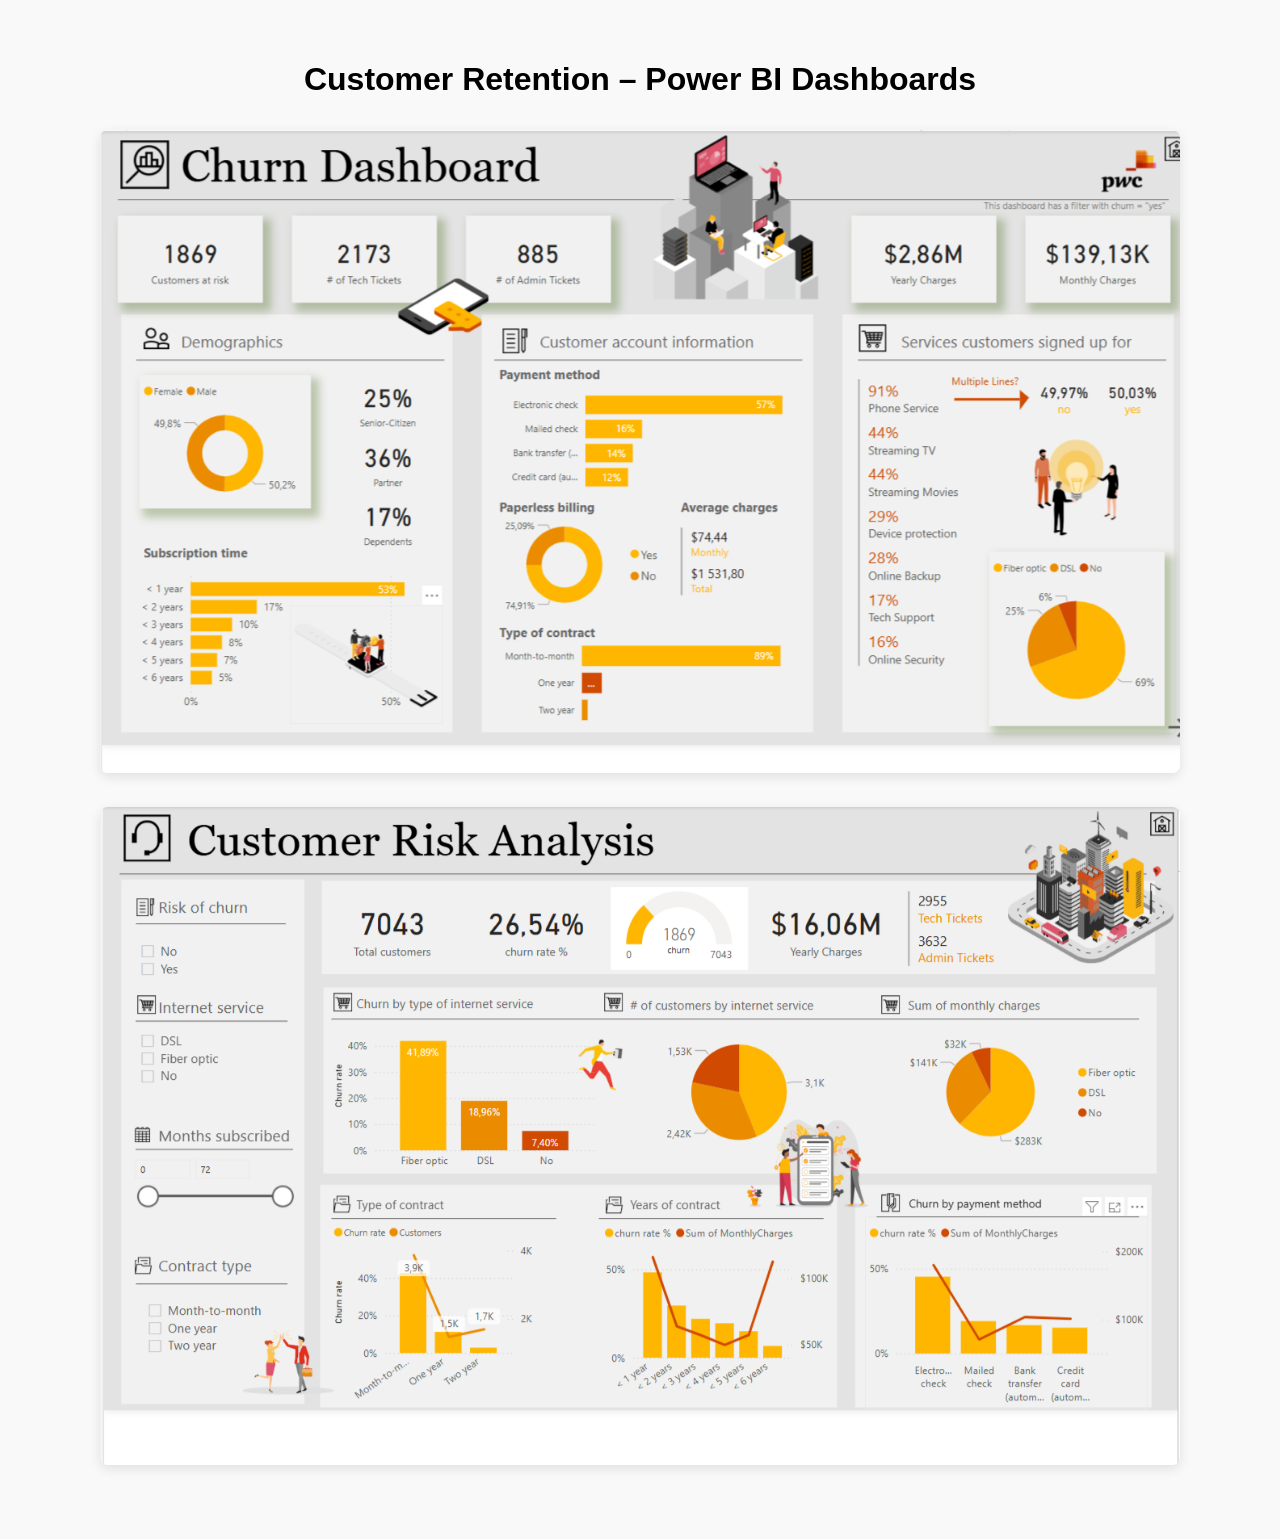
<file: customer-retention.html>
<!DOCTYPE html>
<html lang="en">
<head>
  <meta charset="UTF-8" />
  <title>Customer Retention – Power BI Dashboards</title>
  <style>
    body {
      font-family: Arial, sans-serif;
      padding: 2rem;
      text-align: center;
      background: #f9f9f9;
    }
    img {
      max-width: 90%;
      margin-bottom: 30px;
      border-radius: 8px;
      box-shadow: 0 4px 12px rgba(0,0,0,0.1);
    }
    h1 {
      margin-bottom: 2rem;
    }
  </style>
</head>
<body>

  <h1>Customer Retention – Power BI Dashboards</h1>

  
  <img src="./assets/images/Churn.png" alt="Churn Dashboard" />
  <img src="./assets/images/Customer-Risk-Analysis.png" alt="Customer Risk Analysis Dashboard" />

</body>
</html>
</file>
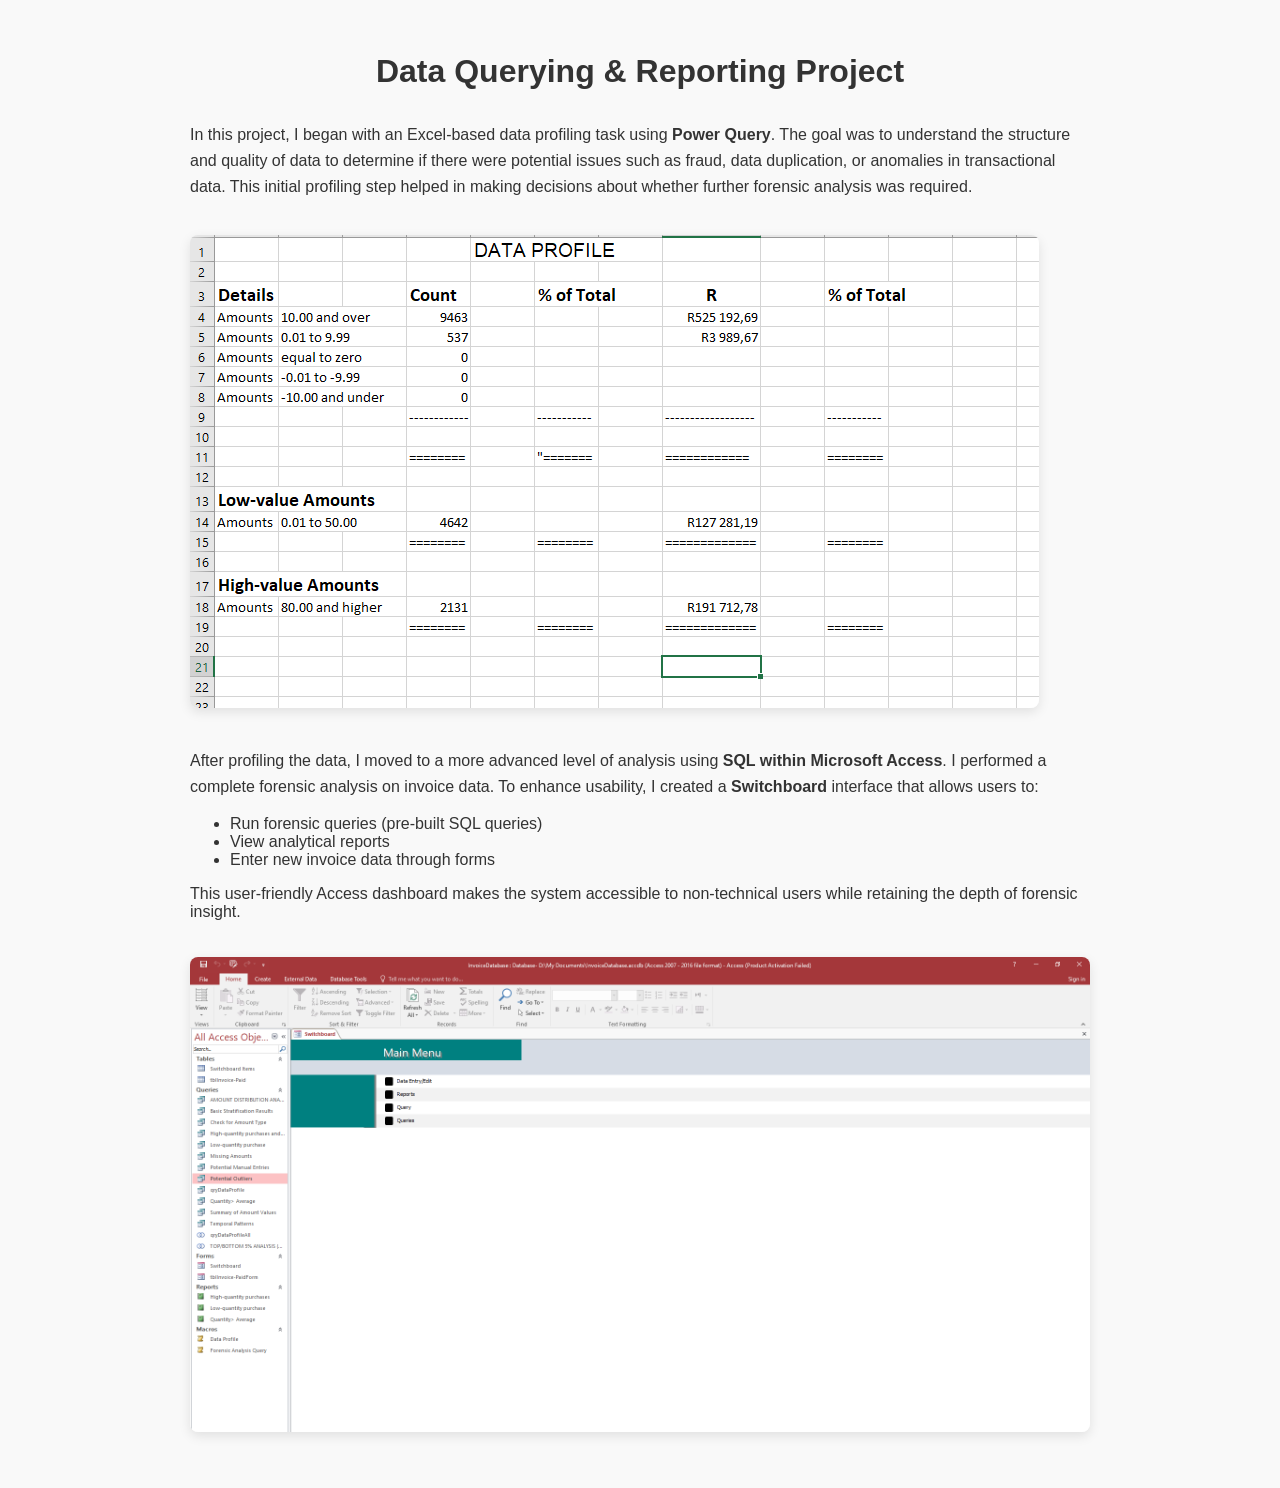
<file: data-querying-reporting.html>
<!DOCTYPE html>
<html lang="en">
<head>
  <meta charset="UTF-8" />
  <title>Data Querying & Reporting – Excel & SQL</title>
  <style>
    body {
      font-family: Arial, sans-serif;
      padding: 2rem;
      background: #f9f9f9;
      color: #333;
      max-width: 900px;
      margin: auto;
    }
    img {
      max-width: 100%;
      margin: 20px 0;
      border-radius: 8px;
      box-shadow: 0 4px 12px rgba(0,0,0,0.1);
    }
    h1 {
      text-align: center;
      margin-bottom: 2rem;
    }
    p {
      line-height: 1.6;
      font-size: 1rem;
    }
  </style>
</head>
<body>

  <h1>Data Querying & Reporting Project</h1>

  <p>
    In this project, I began with an Excel-based data profiling task using <strong>Power Query</strong>. The goal was to understand the structure and quality of data to determine if there were potential issues such as fraud, data duplication, or anomalies in transactional data. This initial profiling step helped in making decisions about whether further forensic analysis was required.
  </p>
  <img src="./assets/images/Data%20Profile.png" alt="Excel Data Profile">

  <p>
    After profiling the data, I moved to a more advanced level of analysis using <strong>SQL within Microsoft Access</strong>. I performed a complete forensic analysis on invoice data. To enhance usability, I created a <strong>Switchboard</strong> interface that allows users to:
    <ul>
      <li>Run forensic queries (pre-built SQL queries)</li>
      <li>View analytical reports</li>
      <li>Enter new invoice data through forms</li>
    </ul>
    This user-friendly Access dashboard makes the system accessible to non-technical users while retaining the depth of forensic insight.
  </p>
  <img src="./assets/images/Peform-Forensic.png" alt="Access Forensic Dashboard">

</body>
</html>
</file>
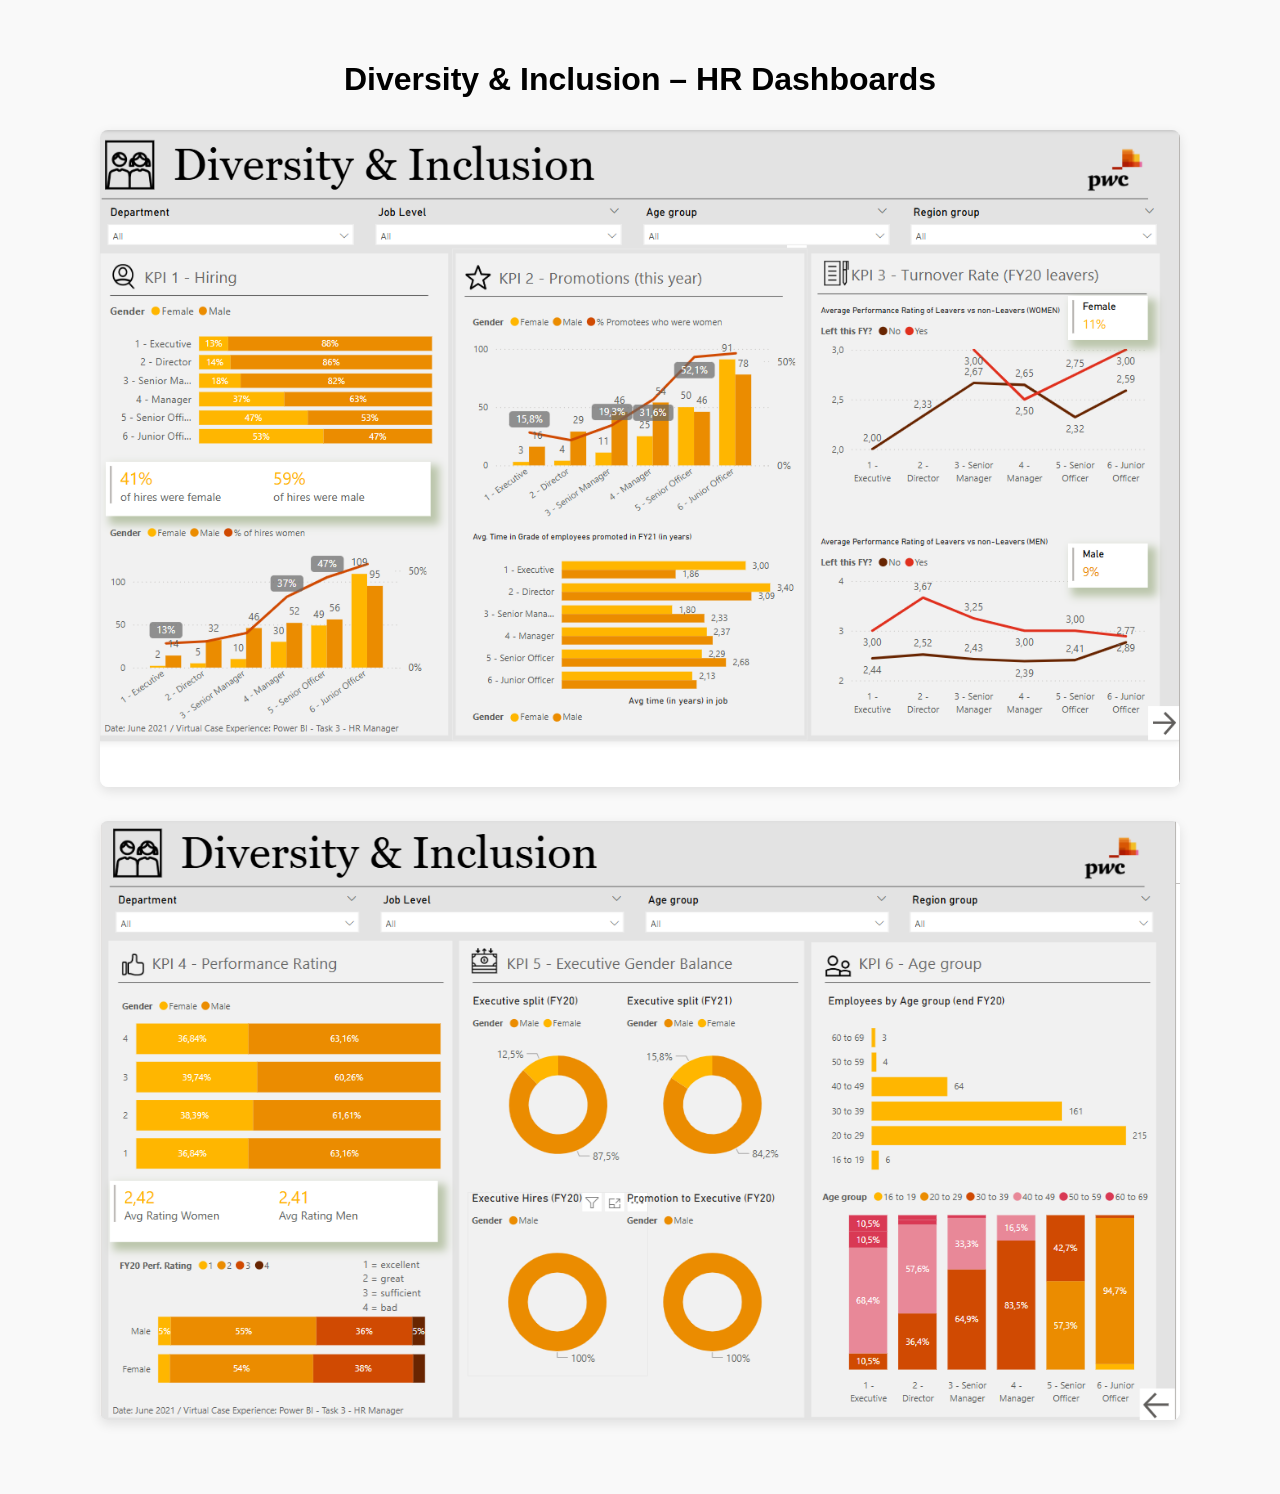
<file: diversity-inclusion.html>
<!DOCTYPE html>
<html lang="en">
<head>
  <meta charset="UTF-8">
  <title>Diversity & Inclusion – HR Dashboards</title>
  <style>
    body { font-family: Arial, sans-serif; padding: 2rem; text-align: center; background: #f9f9f9; }
    img { max-width: 90%; margin-bottom: 30px; border-radius: 8px; box-shadow: 0 4px 12px rgba(0,0,0,0.1); }
    h1 { margin-bottom: 2rem; }
  </style>
</head>
<body>

  <h1>Diversity & Inclusion – HR Dashboards</h1>

  <img src="./assets/images/HR-Manager1.png" alt="HR Manager Dashboard 1">
  <img src="./assets/images/HR-Manager2.png" alt="HR Manager Dashboard 2">

</body>
</html>
</file>
